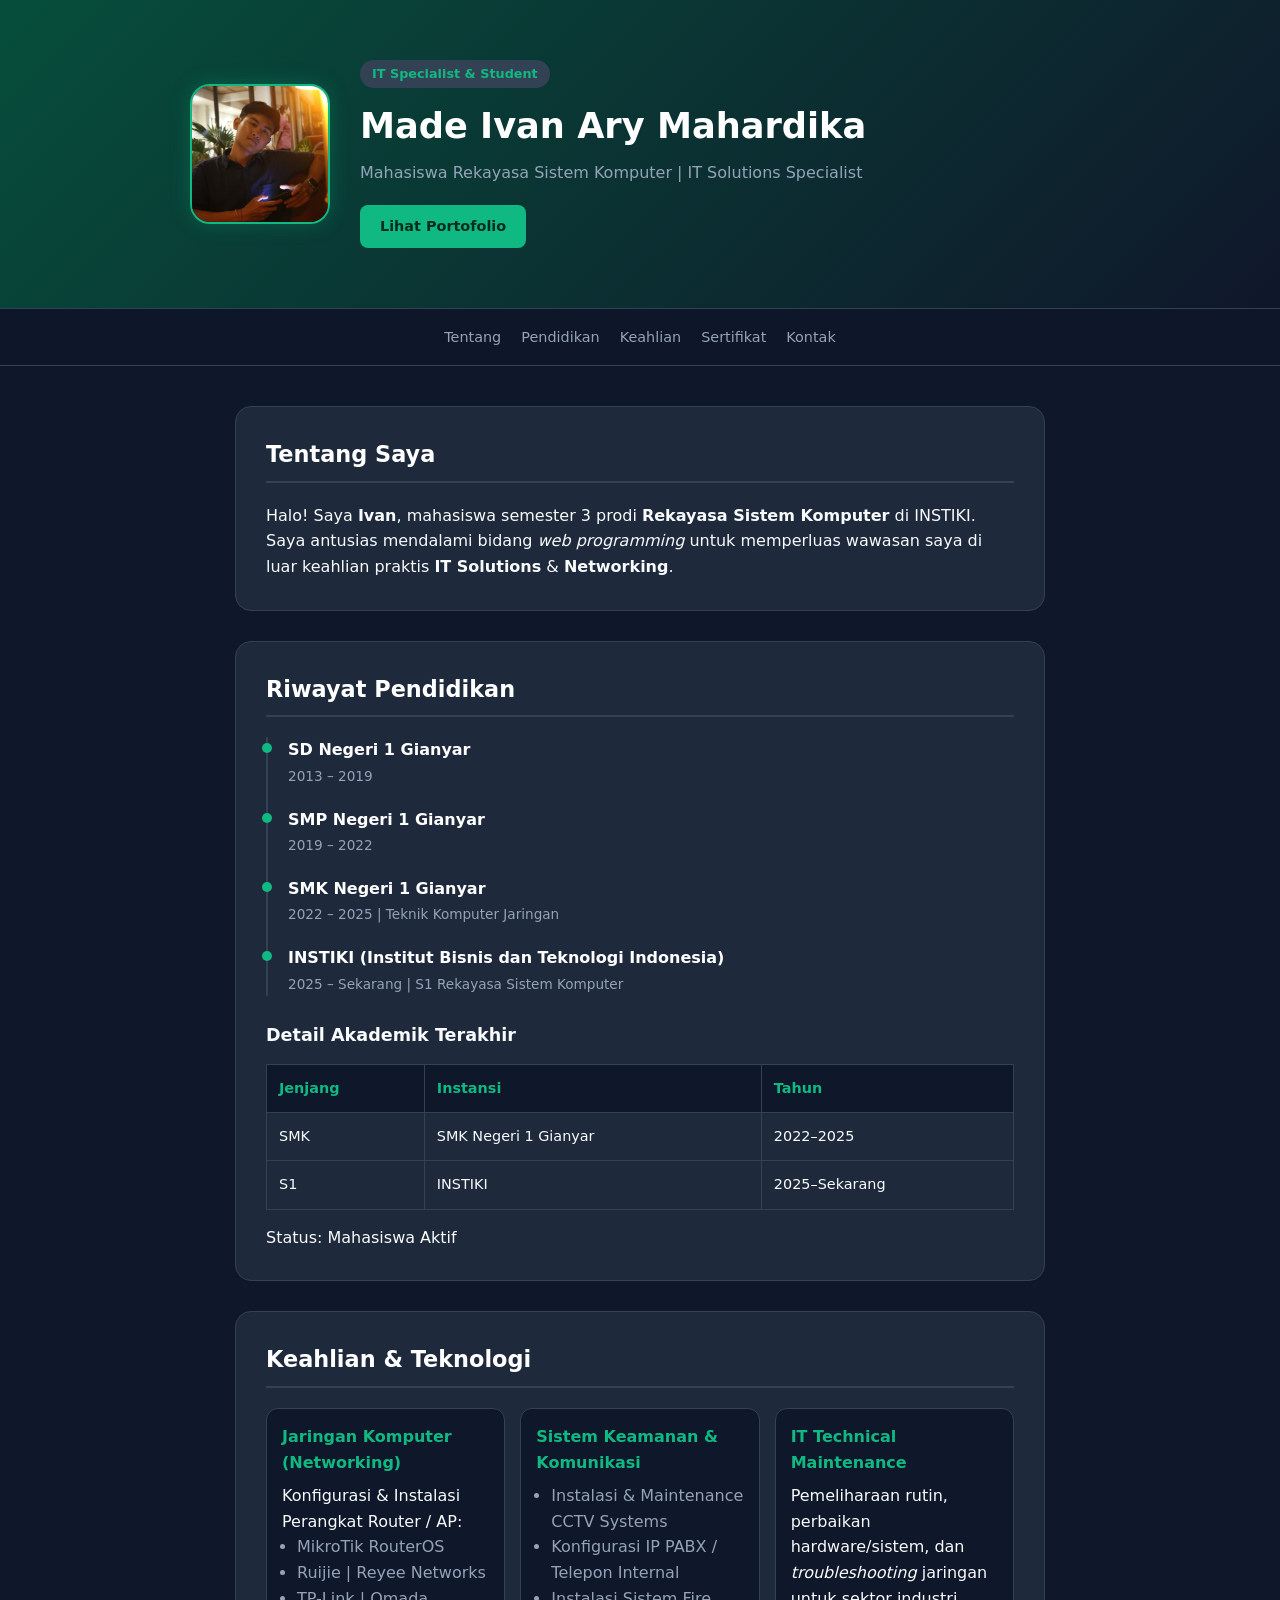
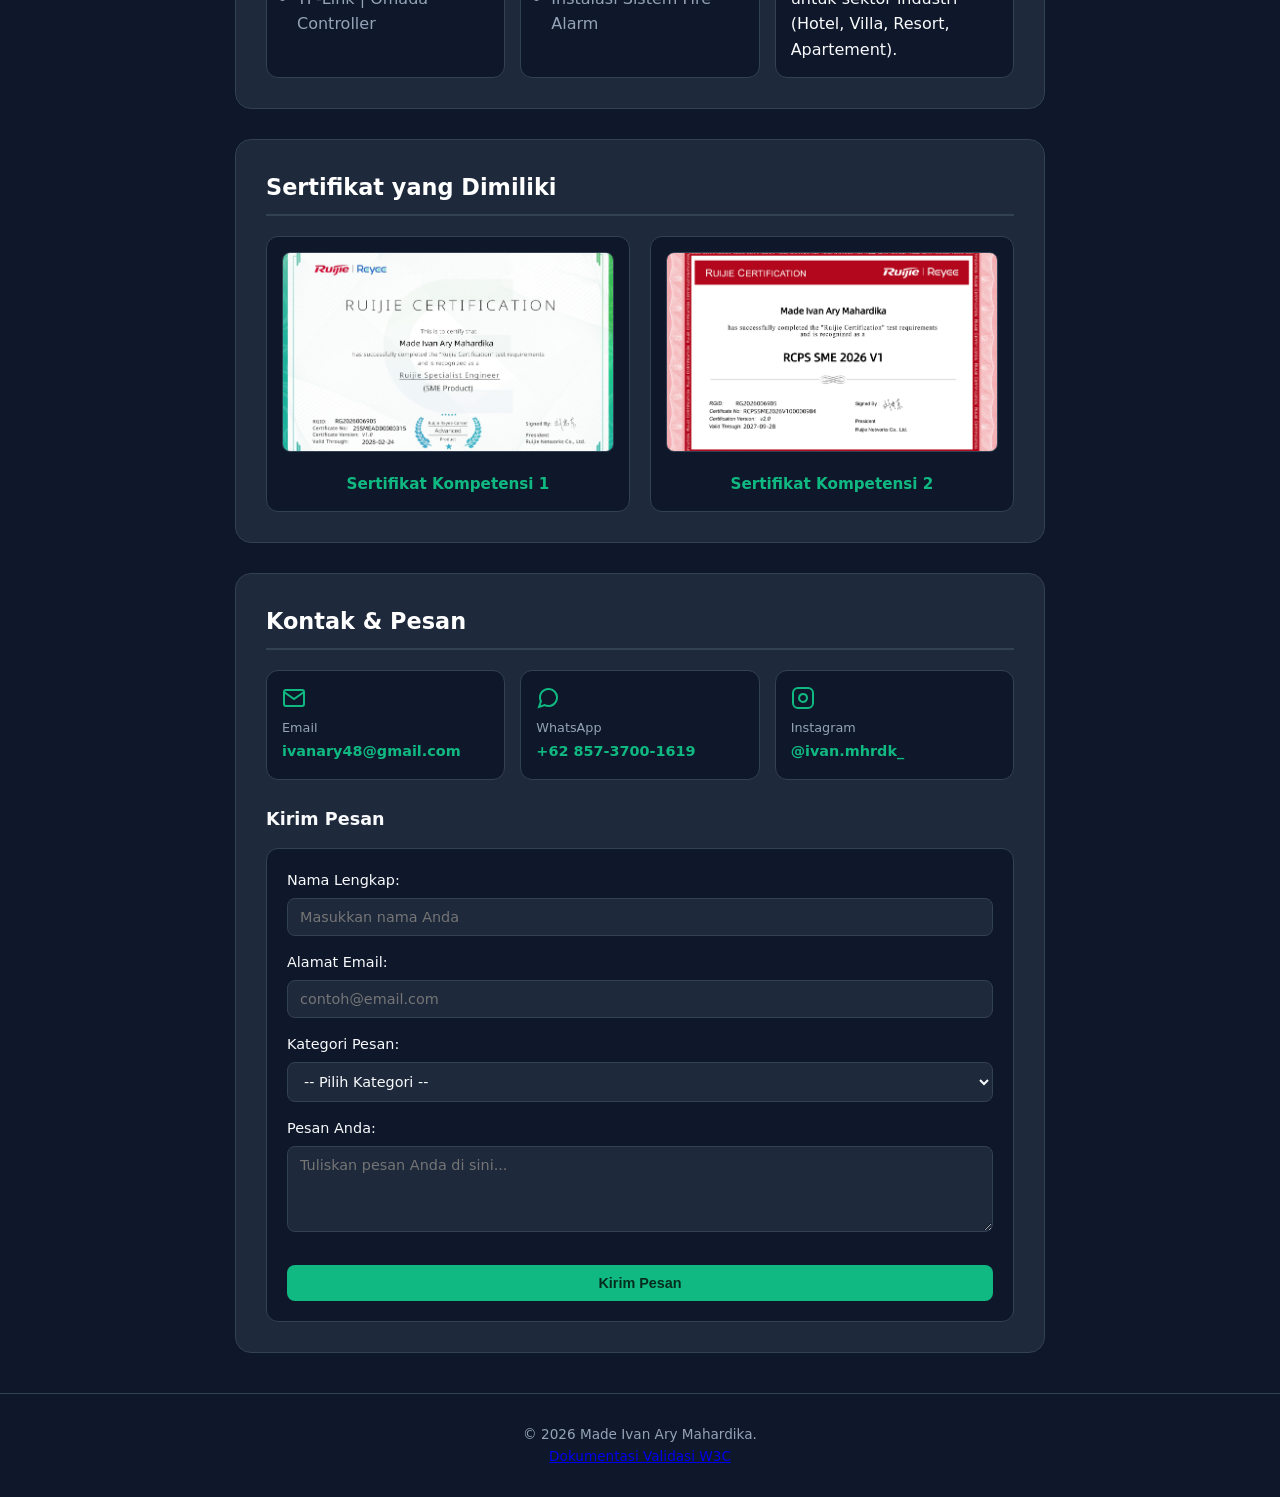
<file: index.html>
<!DOCTYPE html>
<html lang="id">
<head>
    <meta charset="UTF-8">
    <meta name="viewport" content="width=device-width, initial-scale=1.0">
    <title>CV Online - Made Ivan Ary Mahardika</title>
    <link rel="stylesheet" href="style.css">
</head>
<body>

    <!-- Header Hero Section -->
    <header class="hero">
        <div class="hero-content">
            <img src="profil.jpeg" alt="Made Ivan Ary Mahardika" class="avatar">
            <div class="hero-text">
                <span class="badge">IT Specialist & Student</span>
                <h1>Made Ivan Ary Mahardika</h1>
                <p class="tagline">Mahasiswa Rekayasa Sistem Komputer | IT Solutions Specialist</p>
                <div class="hero-buttons">
                    <a href="portofolio.html" class="btn btn-primary">Lihat Portofolio</a>
                </div>
            </div>
        </div>
    </header>

    <!-- Navigasi Internal -->
    <nav class="nav-bar">
        <ul>
            <li><a href="#tentang">Tentang</a></li>
            <li><a href="#pendidikan">Pendidikan</a></li>
            <li><a href="#keahlian">Keahlian</a></li>
            <li><a href="#sertifikat">Sertifikat</a></li>
            <li><a href="#kontak">Kontak</a></li>
        </ul>
    </nav>

    <main class="main-wrapper">
        <!-- Section 1: Tentang Saya -->
        <section id="tentang" class="section-card">
            <h2 class="section-title">Tentang Saya</h2>
            <p class="bio-text">
                Halo! Saya <strong>Ivan</strong>, mahasiswa semester 3 prodi <strong>Rekayasa Sistem Komputer</strong> di INSTIKI. 
                Saya antusias mendalami bidang <em>web programming</em> untuk memperluas wawasan saya di luar keahlian praktis <strong>IT Solutions</strong> & <strong>Networking</strong>.
            </p>
        </section>

        <!-- Section 2: Riwayat Pendidikan -->
        <section id="pendidikan" class="section-card">
            <h2 class="section-title">Riwayat Pendidikan</h2>
            <ol class="timeline">
                <li>
                    <strong>SD Negeri 1 Gianyar</strong>
                    <span>2013 – 2019</span>
                </li>
                <li>
                    <strong>SMP Negeri 1 Gianyar</strong>
                    <span>2019 – 2022</span>
                </li>
                <li>
                    <strong>SMK Negeri 1 Gianyar</strong>
                    <span>2022 – 2025 | Teknik Komputer Jaringan</span>
                </li>
                <li>
                    <strong>INSTIKI (Institut Bisnis dan Teknologi Indonesia)</strong>
                    <span>2025 – Sekarang | S1 Rekayasa Sistem Komputer</span>
                </li>
            </ol>

            <h3 class="sub-title">Detail Akademik Terakhir</h3>
            <div class="table-container">
                <table class="data-table">
                    <thead>
                        <tr>
                            <th>Jenjang</th>
                            <th>Instansi</th>
                            <th>Tahun</th>
                        </tr>
                    </thead>
                    <tbody>
                        <tr>
                            <td>SMK</td>
                            <td>SMK Negeri 1 Gianyar</td>
                            <td>2022–2025</td>
                        </tr>
                        <tr>
                            <td>S1</td>
                            <td>INSTIKI</td>
                            <td>2025–Sekarang</td>
                        </tr>
                    </tbody>
                </table>
            </div>
            <div class="status-pill">Status: Mahasiswa Aktif</div>
        </section>

        <!-- Section 3: Keahlian & Teknologi -->
        <section id="keahlian" class="section-card">
            <h2 class="section-title">Keahlian & Teknologi</h2>
            <div class="skills-grid">
                <div class="skill-card">
                    <h3>Jaringan Komputer (Networking)</h3>
                    <p>Konfigurasi & Instalasi Perangkat Router / AP:</p>
                    <ul class="clean-list">
                        <li>MikroTik RouterOS</li>
                        <li>Ruijie | Reyee Networks</li>
                        <li>TP-Link | Omada Controller</li>
                    </ul>
                </div>
                <div class="skill-card">
                    <h3>Sistem Keamanan & Komunikasi</h3>
                    <ul class="clean-list">
                        <li>Instalasi & Maintenance CCTV Systems</li>
                        <li>Konfigurasi IP PABX / Telepon Internal</li>
                        <li>Instalasi Sistem Fire Alarm</li>
                    </ul>
                </div>
                <div class="skill-card">
                    <h3>IT Technical Maintenance</h3>
                    <p>Pemeliharaan rutin, perbaikan hardware/sistem, dan <em>troubleshooting</em> jaringan untuk sektor industri (Hotel, Villa, Resort, Apartement).</p>
                </div>
            </div>
        </section>

        <!-- Section 4: Sertifikat yang Dimiliki -->
        <section id="sertifikat" class="section-card">
            <h2 class="section-title">Sertifikat yang Dimiliki</h2>
            <div class="certif-grid">
                <div class="certif-card">
                    <a href="SERTIFIKAT%20RUIJIE%201.png" target="_blank" title="Klik untuk memperbesar">
                        <img src="SERTIFIKAT%20RUIJIE%201.png" alt="Sertifikat 1 - Made Ivan Ary Mahardika" class="certif-img">
                    </a>
                    <h3>Sertifikat Kompetensi 1</h3>
                </div>
                <div class="certif-card">
                    <a href="SERTIFIKAT%20RUIJIE%202.png" target="_blank" title="Klik untuk memperbesar">
                        <img src="SERTIFIKAT%20RUIJIE%202.png" alt="Sertifikat 2 - Made Ivan Ary Mahardika" class="certif-img">
                    </a>
                    <h3>Sertifikat Kompetensi 2</h3>
                </div>
            </div>
        </section>

        <!-- Section 5: Kontak & Form Pesan -->
        <section id="kontak" class="section-card">
            <h2 class="section-title">Kontak & Pesan</h2>
            
            <div class="contact-links-grid">
                <a href="mailto:ivanary48@gmail.com" class="contact-box">
                    <svg class="contact-icon" viewBox="0 0 24 24" fill="none" stroke="currentColor" stroke-width="2"><path d="M4 4h16c1.1 0 2 .9 2 2v12c0 1.1-.9 2-2 2H4c-1.1 0-2-.9-2-2V6c0-1.1.9-2 2-2z"/><polyline points="22,6 12,13 2,6"/></svg>
                    <span>Email</span>
                    <strong>ivanary48@gmail.com</strong>
                </a>
                <a href="https://wa.me/6285737001619" target="_blank" class="contact-box">
                    <svg class="contact-icon" viewBox="0 0 24 24" fill="none" stroke="currentColor" stroke-width="2"><path d="M21 11.5a8.38 8.38 0 0 1-.9 3.8 8.5 8.5 0 0 1-7.6 4.7 8.38 8.38 0 0 1-3.8-.9L3 21l1.9-5.7a8.38 8.38 0 0 1-.9-3.8 8.5 8.5 0 0 1 4.7-7.6 8.38 8.38 0 0 1 3.8-.9h.5a8.48 8.48 0 0 1 8 8v.5z"/></svg>
                    <span>WhatsApp</span>
                    <strong>+62 857-3700-1619</strong>
                </a>
                <a href="https://www.instagram.com/ivan.mhrdk_?psln=YTJsZzAxbnRnaWN4" target="_blank" class="contact-box">
                    <svg class="contact-icon" viewBox="0 0 24 24" fill="none" stroke="currentColor" stroke-width="2"><rect x="2" y="2" width="20" height="20" rx="5" ry="5"/><path d="M16 11.37A4 4 0 1 1 12.63 8 4 4 0 0 1 16 11.37z"/><line x1="17.5" y1="6.5" x2="17.51" y2="6.5"/></svg>
                    <span>Instagram</span>
                    <strong>@ivan.mhrdk_</strong>
                </a>
            </div>

            <!-- Form Kontak dengan Pilihan Kategori / Dropdown Select -->
            <h3 class="sub-title">Kirim Pesan</h3>
            <form action="#" method="post" class="contact-form">
                <div class="form-group">
                    <label for="nama">Nama Lengkap:</label>
                    <input type="text" id="nama" name="nama" placeholder="Masukkan nama Anda" required>
                </div>

                <div class="form-group">
                    <label for="email">Alamat Email:</label>
                    <input type="email" id="email" name="email" placeholder="contoh@email.com" required>
                </div>

                <div class="form-group">
                    <label for="kategori">Kategori Pesan:</label>
                    <select id="kategori" name="kategori" required>
                        <option value="" disabled selected>-- Pilih Kategori --</option>
                        <option value="konsultasi">Konsultasi IT & Networking</option>
                        <option value="proyek">Penawaran Kerjasama / Proyek</option>
                        <option value="pertanyaan">Pertanyaan Umum</option>
                    </select>
                </div>

                <div class="form-group">
                    <label for="pesan">Pesan Anda:</label>
                    <textarea id="pesan" name="pesan" rows="4" placeholder="Tuliskan pesan Anda di sini..." required></textarea>
                </div>

                <button type="submit" class="btn btn-primary btn-submit">Kirim Pesan</button>
            </form>
        </section>
    </main>

    <footer class="site-footer">
        <p>&copy; 2026 Made Ivan Ary Mahardika.</p>
        <p>
            <a href="validator.w3.jpg" target="_blank" class="vnu-link">
                Dokumentasi Validasi W3C
            </a>
        </p>
    </footer>

</body>
</html>
</file>
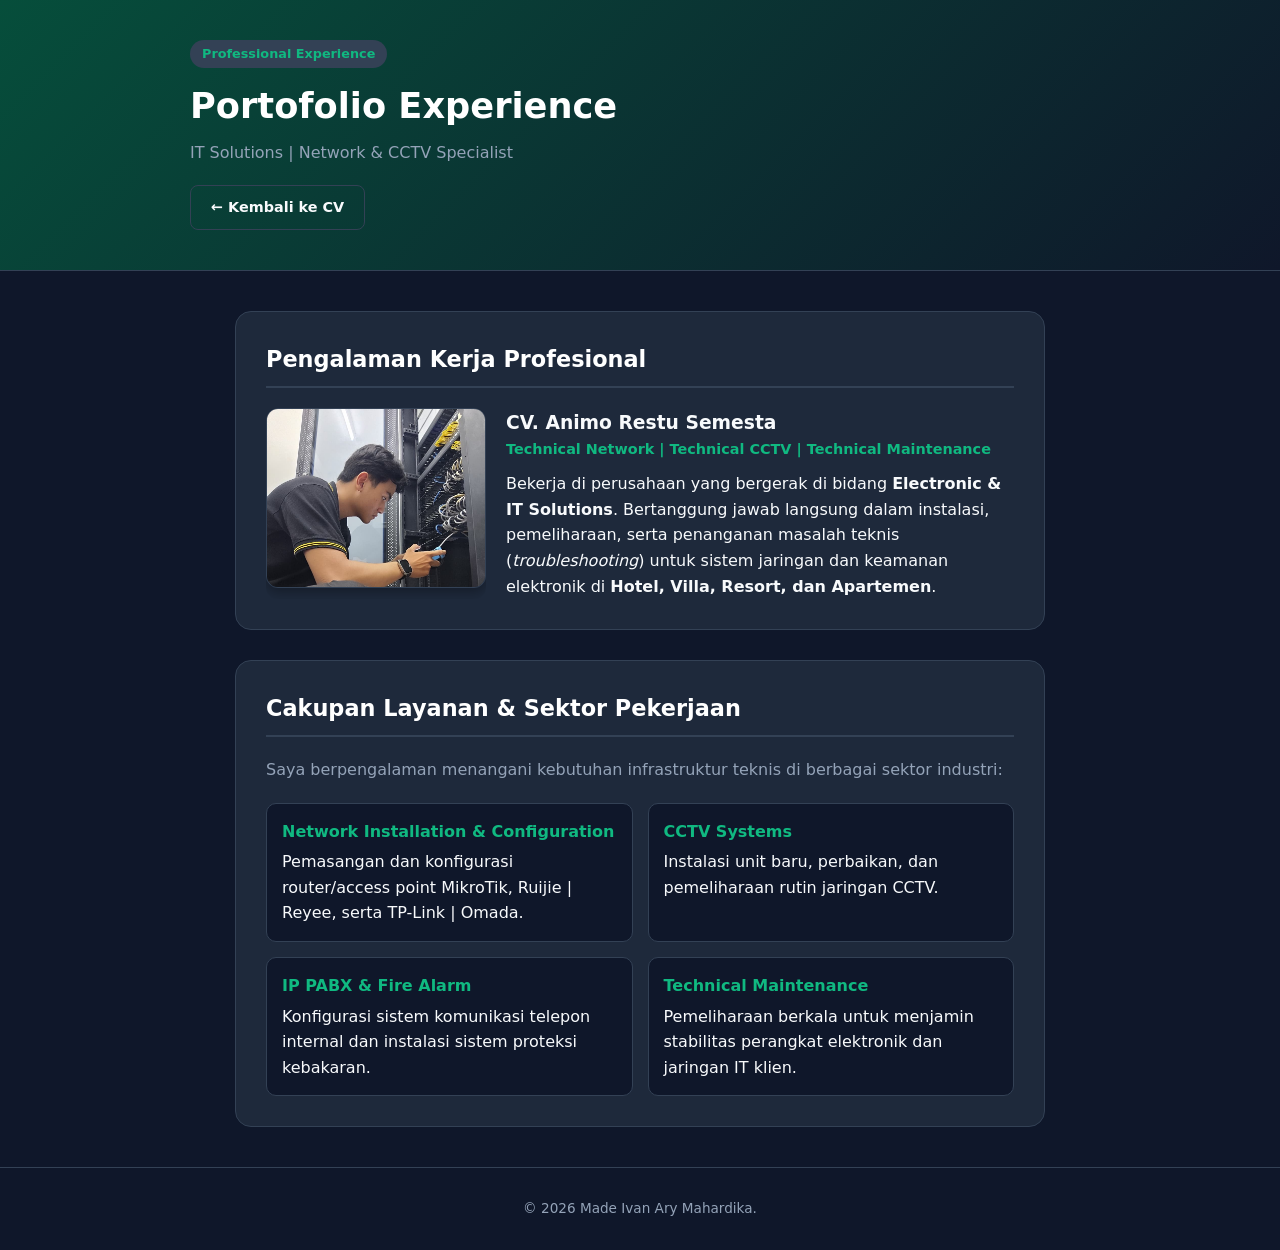
<file: portofolio.html>
<!DOCTYPE html>
<html lang="id">
<head>
    <meta charset="UTF-8">
    <meta name="viewport" content="width=device-width, initial-scale=1.0">
    <title>Portofolio - Made Ivan Ary Mahardika</title>
    <link rel="stylesheet" href="style.css">
</head>
<body>

    <!-- Header Hero -->
    <header class="hero hero-small">
        <div class="hero-content">
            <div class="hero-text">
                <span class="badge">Professional Experience</span>
                <h1>Portofolio Experience</h1>
                <p class="tagline">IT Solutions | Network & CCTV Specialist</p>
                <div class="hero-buttons">
                    <a href="index.html" class="btn btn-outline">← Kembali ke CV</a>
                </div>
            </div>
        </div>
    </header>

    <main class="main-wrapper">
        <!-- Section 1: Pengalaman Kerja Utama -->
        <section class="section-card">
            <h2 class="section-title">Pengalaman Kerja Profesional</h2>
            <div class="portfolio-block">
                <a href="portofolio.jpeg" target="_blank" title="Klik untuk memperbesar">
                    <img src="portofolio.jpeg" alt="Kegiatan Kerja Ivan Ary" class="portfolio-img-large">
                </a>
                <div class="portfolio-info">
                    <h3>CV. Animo Restu Semesta</h3>
                    <p class="job-role">Technical Network | Technical CCTV | Technical Maintenance</p>
                    <p class="job-desc">
                        Bekerja di perusahaan yang bergerak di bidang <strong>Electronic & IT Solutions</strong>. Bertanggung jawab langsung dalam instalasi, pemeliharaan, serta penanganan masalah teknis (<em>troubleshooting</em>) untuk sistem jaringan dan keamanan elektronik di <strong>Hotel, Villa, Resort, dan Apartemen</strong>.
                    </p>
                </div>
            </div>
        </section>

        <!-- Section 2: Cakupan Layanan -->
        <section class="section-card">
            <h2 class="section-title">Cakupan Layanan & Sektor Pekerjaan</h2>
            <p class="intro-p">Saya berpengalaman menangani kebutuhan infrastruktur teknis di berbagai sektor industri:</p>
            
            <div class="services-list">
                <div class="service-item">
                    <h4>Network Installation & Configuration</h4>
                    <p>Pemasangan dan konfigurasi router/access point MikroTik, Ruijie | Reyee, serta TP-Link | Omada.</p>
                </div>
                <div class="service-item">
                    <h4>CCTV Systems</h4>
                    <p>Instalasi unit baru, perbaikan, dan pemeliharaan rutin jaringan CCTV.</p>
                </div>
                <div class="service-item">
                    <h4>IP PABX & Fire Alarm</h4>
                    <p>Konfigurasi sistem komunikasi telepon internal dan instalasi sistem proteksi kebakaran.</p>
                </div>
                <div class="service-item">
                    <h4>Technical Maintenance</h4>
                    <p>Pemeliharaan berkala untuk menjamin stabilitas perangkat elektronik dan jaringan IT klien.</p>
                </div>
            </div>
        </section>
    </main>

    <footer class="site-footer">
        <p>&copy; 2026 Made Ivan Ary Mahardika.</p>
    </footer>

</body>
</html>
</file>
<file: style.css>
/* RESET & TEMA WARNA EMERALD SLATE */
:root {
    --bg-dark: #0f172a;        /* Charcoal / Slate Gelap */
    --card-bg: #1e293b;        /* Card Background */
    --card-border: #334155;    /* Border halus */
    --accent-emerald: #10b981; /* Hijau Emerald */
    --accent-glow: rgba(16, 185, 129, 0.25);
    --text-main: #f8fafc;      /* Teks Utama Putih */
    --text-muted: #94a3b8;     /* Teks Sekunder Abu-abu */
    --white: #ffffff;
}

* {
    box-sizing: border-box;
    margin: 0;
    padding: 0;
}

body {
    font-family: 'Inter', system-ui, -apple-system, sans-serif;
    background-color: var(--bg-dark);
    color: var(--text-main);
    line-height: 1.6;
}

/* HERO HEADER */
.hero {
    background: linear-gradient(135deg, #064e3b 0%, #0f172a 100%);
    padding: 60px 20px;
    border-bottom: 1px solid var(--card-border);
}

.hero-small {
    padding: 40px 20px;
}

.hero-content {
    max-width: 900px;
    margin: 0 auto;
    display: flex;
    align-items: center;
    gap: 30px;
    flex-wrap: wrap;
}

.avatar {
    width: 140px;
    height: 140px;
    border-radius: 20px;
    object-fit: cover;
    object-position: center 60%;
    border: 2px solid var(--accent-emerald);
    box-shadow: 0 0 20px var(--accent-glow);
}

.badge {
    background: var(--card-border);
    color: var(--accent-emerald);
    padding: 4px 12px;
    border-radius: 20px;
    font-size: 0.8rem;
    font-weight: 600;
    display: inline-block;
    margin-bottom: 10px;
}

.hero h1 {
    font-size: 2.2rem;
    color: var(--white);
    margin-bottom: 5px;
}

.tagline {
    color: var(--text-muted);
    font-size: 1rem;
    margin-bottom: 20px;
}

/* TOMBOL */
.hero-buttons {
    display: flex;
    gap: 12px;
}

.btn {
    padding: 10px 20px;
    border-radius: 8px;
    text-decoration: none;
    font-weight: 600;
    font-size: 0.9rem;
    transition: all 0.3s ease;
    display: inline-block;
    border: none;
    cursor: pointer;
}

.btn-primary {
    background: var(--accent-emerald);
    color: #062c1e;
}

.btn-primary:hover {
    box-shadow: 0 0 15px var(--accent-glow);
    background: #34d399;
}

.btn-outline {
    border: 1px solid var(--card-border);
    color: var(--text-main);
}

.btn-outline:hover {
    border-color: var(--accent-emerald);
    color: var(--accent-emerald);
}

/* NAV BAR */
.nav-bar {
    background: rgba(15, 23, 42, 0.9);
    backdrop-filter: blur(10px);
    position: sticky;
    top: 0;
    z-index: 100;
    border-bottom: 1px solid var(--card-border);
}

.nav-bar ul {
    display: flex;
    justify-content: center;
    gap: 20px;
    list-style: none;
    padding: 15px;
}

.nav-bar a {
    color: var(--text-muted);
    text-decoration: none;
    font-size: 0.9rem;
    font-weight: 500;
}

.nav-bar a:hover {
    color: var(--accent-emerald);
}

/* CONTAINER WRAPPER */
.main-wrapper {
    max-width: 850px;
    margin: 40px auto;
    padding: 0 20px;
}

.section-card {
    background: var(--card-bg);
    border: 1px solid var(--card-border);
    border-radius: 16px;
    padding: 30px;
    margin-bottom: 30px;
}

.section-title {
    font-size: 1.4rem;
    color: var(--white);
    margin-bottom: 20px;
    border-bottom: 2px solid var(--card-border);
    padding-bottom: 8px;
}

.sub-title {
    font-size: 1.1rem;
    margin: 25px 0 15px 0;
    color: var(--text-main);
}

.intro-p {
    color: var(--text-muted);
    margin-bottom: 15px;
}

/* TIMELINE PENDIDIKAN */
.timeline {
    list-style: none;
    border-left: 2px solid var(--card-border);
    padding-left: 20px;
}

.timeline li {
    margin-bottom: 18px;
    position: relative;
}

.timeline li::before {
    content: '';
    position: absolute;
    left: -26px;
    top: 6px;
    width: 10px;
    height: 10px;
    border-radius: 50%;
    background: var(--accent-emerald);
}

.timeline strong {
    display: block;
    color: var(--white);
}

.timeline span {
    font-size: 0.85rem;
    color: var(--text-muted);
}

/* TABEL */
.table-container {
    overflow-x: auto;
}

.data-table {
    width: 100%;
    border-collapse: collapse;
    margin-bottom: 15px;
}

.data-table th, .data-table td {
    padding: 12px;
    border: 1px solid var(--card-border);
    text-align: left;
    font-size: 0.9rem;
}

.data-table th {
    background: #0f172a;
    color: var(--accent-emerald);
}

/* KEAHLIAN GRID */
.skills-grid {
    display: grid;
    grid-template-columns: repeat(auto-fit, minmax(220px, 1fr));
    gap: 15px;
}

.skill-card {
    background: #0f172a;
    border: 1px solid var(--card-border);
    padding: 15px;
    border-radius: 12px;
}

.skill-card h3 {
    color: var(--accent-emerald);
    margin-bottom: 8px;
    font-size: 1rem;
}

.clean-list {
    padding-left: 15px;
    color: var(--text-muted);
}

/* SERTIFIKAT GRID */
.certif-grid {
    display: grid;
    grid-template-columns: repeat(auto-fit, minmax(280px, 1fr));
    gap: 20px;
}

.certif-card {
    background: #0f172a;
    border: 1px solid var(--card-border);
    border-radius: 12px;
    padding: 15px;
    text-align: center;
    transition: transform 0.2s ease, border-color 0.2s ease;
}

.certif-card:hover {
    transform: translateY(-3px);
    border-color: var(--accent-emerald);
}

.certif-card a {
    display: block;
    overflow: hidden;
    border-radius: 8px;
    margin-bottom: 12px;
}

.certif-img {
    width: 100%;
    height: 200px;
    object-fit: cover;
    border-radius: 8px;
    border: 1px solid var(--card-border);
    cursor: pointer;
    transition: transform 0.3s ease;
}

.certif-card a:hover .certif-img {
    transform: scale(1.05);
}

.certif-card h3 {
    color: var(--accent-emerald);
    font-size: 0.95rem;
}

/* KONTAK GRID & SVG LOGO */
.contact-links-grid {
    display: grid;
    grid-template-columns: repeat(auto-fit, minmax(200px, 1fr));
    gap: 15px;
    margin-bottom: 25px;
}

.contact-box {
    background: #0f172a;
    border: 1px solid var(--card-border);
    padding: 15px;
    border-radius: 12px;
    text-decoration: none;
    color: var(--text-main);
    display: block;
    transition: transform 0.2s ease, border-color 0.2s ease;
}

.contact-box:hover {
    transform: translateY(-3px);
    border-color: var(--accent-emerald);
}

.contact-icon {
    width: 24px;
    height: 24px;
    stroke: var(--accent-emerald);
    margin-bottom: 8px;
    display: block;
}

.contact-box span {
    display: block;
    font-size: 0.8rem;
    color: var(--text-muted);
}

.contact-box strong {
    color: var(--accent-emerald);
    font-size: 0.9rem;
}

/* FORM KONTAK */
.contact-form {
    background: #0f172a;
    border: 1px solid var(--card-border);
    padding: 20px;
    border-radius: 12px;
}

.form-group {
    margin-bottom: 15px;
}

.form-group label {
    display: block;
    font-size: 0.9rem;
    color: var(--text-main);
    margin-bottom: 6px;
}

.form-group input,
.form-group select,
.form-group textarea {
    width: 100%;
    padding: 10px 12px;
    background: var(--card-bg);
    border: 1px solid var(--card-border);
    border-radius: 8px;
    color: var(--text-main);
    font-size: 0.9rem;
    font-family: inherit;
    box-sizing: border-box;
}

.form-group select option {
    background-color: #0f172a;
    color: #f8fafc;
    padding: 10px;
}

.form-group input:focus,
.form-group select:focus,
.form-group textarea:focus {
    outline: none;
    border-color: var(--accent-emerald);
    box-shadow: 0 0 8px var(--accent-glow);
}

.btn-submit {
    width: 100%;
    margin-top: 10px;
}

/* PORTOFOLIO PAGE SPECIFIC */
.portfolio-block {
    display: flex;
    gap: 20px;
    flex-wrap: wrap;
}

.portfolio-block a {
    display: block;
    border-radius: 12px;
    overflow: hidden;
}

.portfolio-img-large {
    width: 220px;
    height: 180px;
    object-fit: cover;
    object-position: top center;
    border-radius: 12px;
    border: 1px solid var(--card-border);
    box-shadow: 0 4px 12px rgba(0, 0, 0, 0.3);
    transition: transform 0.3s ease;
}

.portfolio-block a:hover .portfolio-img-large {
    transform: scale(1.03);
}

.portfolio-info {
    flex: 1;
    min-width: 250px;
}

.job-role {
    color: var(--accent-emerald);
    font-weight: 600;
    font-size: 0.9rem;
    margin-bottom: 10px;
}

.services-list {
    display: grid;
    grid-template-columns: repeat(auto-fit, minmax(250px, 1fr));
    gap: 15px;
    margin-top: 20px;
}

.service-item {
    background: #0f172a;
    padding: 15px;
    border-radius: 10px;
    border: 1px solid var(--card-border);
}

.service-item h4 {
    color: var(--accent-emerald);
    margin-bottom: 5px;
}

/* FOOTER */
.site-footer {
    text-align: center;
    padding: 30px;
    color: var(--text-muted);
    font-size: 0.85rem;
    border-top: 1px solid var(--card-border);
}
</file>
